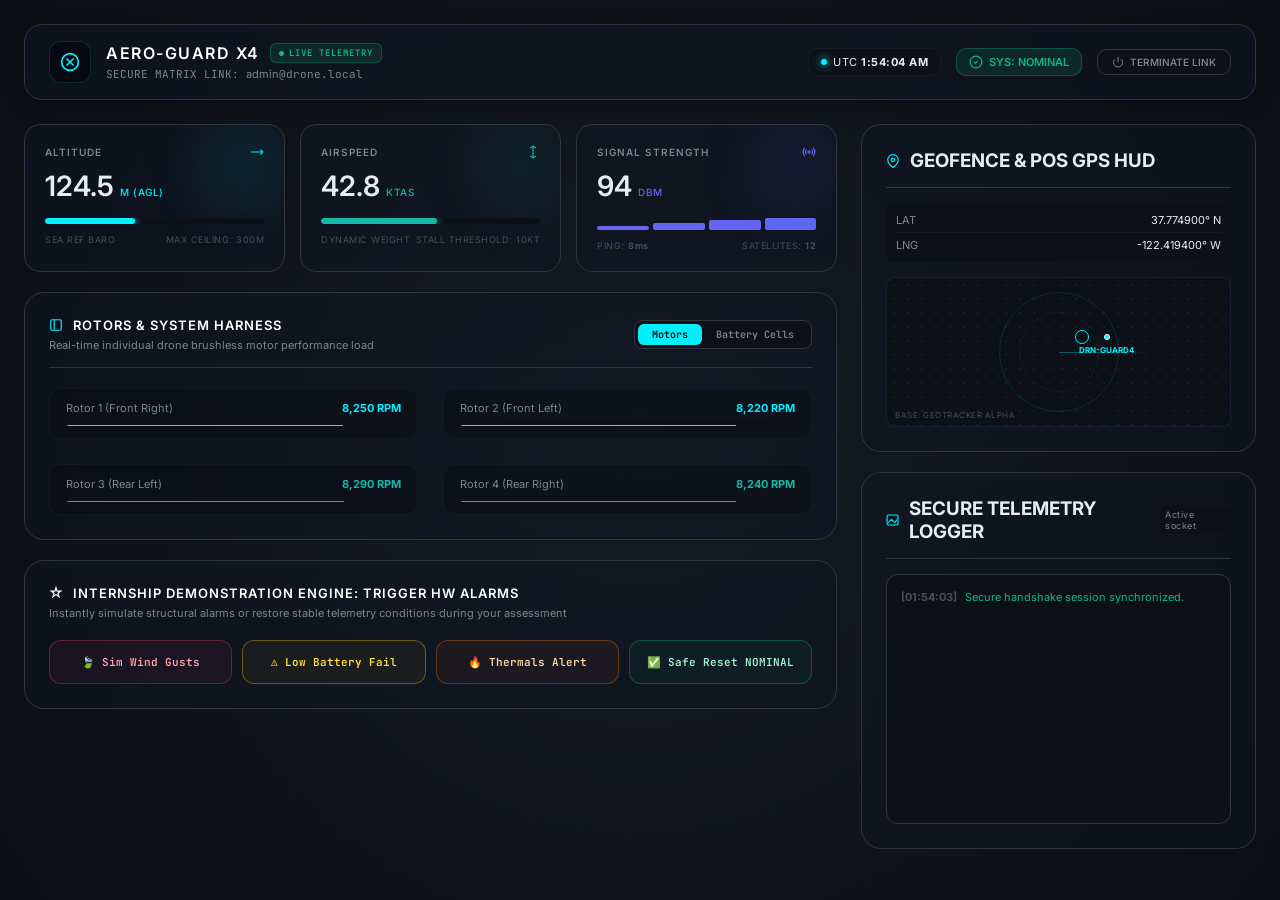
<file: Daily Reports/Day-11/dashboard.html>
<!DOCTYPE html>
<html lang="en">
<head>
    <meta charset="UTF-8">
    <meta name="viewport" content="width=device-width, initial-scale=1.0">
    <title>Aero-Guard Telemetry Matrix Dashboard</title>
    <!-- Link external stylesheets -->
    <link rel="stylesheet" href="style.css">
    <!-- Fonts -->
    <link href="https://fonts.googleapis.com/css2?family=Inter:wght@400;500;600&family=JetBrains+Mono:wght@400;500;700&display=swap" rel="stylesheet">
</head>
<body class="dashboard-page">
    <div class="grid-overlay"></div>

    <div class="dashboard-container relative-z">
        <!-- TOP NAVIGATION CONTROL HUD -->
        <header class="hud-nav animate-fade-in">
            <div class="brand">
                <div class="brand-badge-circle">
                    <svg class="icon-spin text-cyan" xmlns="http://www.w3.org/2000/svg" width="20" height="20" viewBox="0 0 24 24" fill="none" stroke="currentColor" stroke-width="2"><circle cx="12" cy="12" r="10"></circle><path d="m16.2 7.8-8.4 8.4"></path><path d="m16.2 16.2-8.4-8.4"></path></svg>
                </div>
                <div>
                    <div class="flex-row items-center gap-10">
                        <h2>AERO-GUARD X4</h2>
                        <span class="status-pill inline-green pulse-circle animate-pulse" id="livePill">LIVE TELEMETRY</span>
                    </div>
                    <p class="nav-sub">SECURE MATRIX LINK: <span id="operatorUserField">admin</span>@drone.local</p>
                </div>
            </div>

            <!-- Top Controls HUD metrics -->
            <div class="header-hud-metrics">
                <div class="hud-clock font-mono">
                    <span class="amber-glow-dot"></span>
                    <span>UTC <strong id="liveClock">00:00:00</strong></span>
                </div>

                <div class="system-status-indicator status-nominal" id="systemStatusLabel">
                    <svg class="health-icon" xmlns="http://www.w3.org/2000/svg" viewBox="0 0 24 24" fill="none" stroke="currentColor" stroke-width="2"><circle cx="12" cy="12" r="10"></circle><path d="m9 12 2 2 4-4"></path></svg>
                    <span id="systStateText">SYS: NOMINAL</span>
                </div>

                <button type="button" id="btnDisconnect" class="btn-disconnect">
                    <svg xmlns="http://www.w3.org/2000/svg" width="12" height="12" viewBox="0 0 24 24" fill="none" stroke="currentColor" stroke-width="2"><path d="M18.36 6.64a9 9 0 1 1-12.73 0"></path><line x1="12" y1="2" x2="12" y2="12"></line></svg>
                    <span>TERMINATE LINK</span>
                </button>
            </div>
        </header>

        <!-- ACTIVE SYSTEM FAULT DISPLAY BANNER BANNER -->
        <section id="alertBanner" class="alert-banner-hud hidden">
            <svg xmlns="http://www.w3.org/2000/svg" width="18" height="18" viewBox="0 0 24 24" fill="none" stroke="currentColor" stroke-width="2" class="alert-icon bounce-alert"><path d="m21.73 18-8-14a2 2 0 0 0-3.48 0l-8 14A2 2 0 0 0 4 21h16a2 2 0 0 0 1.73-3Z"></path><line x1="12" y1="9" x2="12" y2="13"></line><line x1="12" y1="17" x2="12.01" y2="17"></line></svg>
            <div class="alert-message-content">
                <strong class="alert-title font-mono">SYS ALARMS DETECTED</strong>
                <span id="alertMessageText" class="alert-desc font-mono">WARNING: High winds shear registering at current altitudes.</span>
            </div>
        </section>

        <!-- DASHBOARD GRID LAYOUT SPACE -->
        <main class="dashboard-grid">
            <!-- LEFT PANEL: HEALTH, TELEMETRY, & POWER ENGINE -->
            <div class="col-span-8 space-y-20">
                
                <!-- ROW 1: PRIMARY SYSTEMS SENSOR MATRIX GAUGES -->
                <div class="grid-3 gap-15">
                    <!-- Gauge Card 1: Altitude -->
                    <div class="stat-card">
                        <div class="stat-glow cyan-glow"></div>
                        <div class="stat-header font-mono">
                            <span>ALTITUDE</span>
                            <svg class="text-cyan text-sm-icon" xmlns="http://www.w3.org/2000/svg" viewBox="0 0 24 24" fill="none" stroke="currentColor" stroke-width="2"><polyline points="18 8 22 12 18 16"></polyline><line x1="2" y1="12" x2="22" y2="12"></line></svg>
                        </div>
                        <div class="stat-numeric mt-10">
                            <span id="altValue">124.5</span>
                            <span class="stat-unit text-cyan font-mono">M (AGL)</span>
                        </div>
                        <div class="progress-meter bg-black mt-15">
                            <div class="progress-fill bg-cyan shadow-cyan" id="altFill" style="width: 41%;"></div>
                        </div>
                        <div class="stat-footer-sub font-mono flex-sb mt-10">
                            <span>SEA REF BARO</span>
                            <span>MAX CEILING: 300M</span>
                        </div>
                    </div>

                    <!-- Gauge Card 2: Air Speed -->
                    <div class="stat-card">
                        <div class="stat-glow teal-glow"></div>
                        <div class="stat-header font-mono">
                            <span>AIRSPEED</span>
                            <svg class="text-teal text-sm-icon" xmlns="http://www.w3.org/2000/svg" viewBox="0 0 24 24" fill="none" stroke="currentColor" stroke-width="2"><path d="M12 2v20"></path><path d="m17 5-5-3-5 3"></path><path d="m17 19-5 3-5-3"></path></svg>
                        </div>
                        <div class="stat-numeric mt-10">
                            <span id="speedValue">42.8</span>
                            <span class="stat-unit text-teal font-mono">KTAS</span>
                        </div>
                        <div class="progress-meter bg-black mt-15">
                            <div class="progress-fill bg-teal shadow-teal" id="speedFill" style="width: 53%;"></div>
                        </div>
                        <div class="stat-footer-sub font-mono flex-sb mt-10">
                            <span>DYNAMIC WEIGHT</span>
                            <span>STALL THRESHOLD: 10KT</span>
                        </div>
                    </div>

                    <!-- Gauge Card 3: Link Satellite Strength -->
                    <div class="stat-card">
                        <div class="stat-glow indigo-glow"></div>
                        <div class="stat-header font-mono">
                            <span>SIGNAL STRENGTH</span>
                            <svg class="text-indigo text-sm-icon" xmlns="http://www.w3.org/2000/svg" viewBox="0 0 24 24" fill="none" stroke="currentColor" stroke-width="2"><path d="M4.9 19.1C1 15.2 1 8.8 4.9 4.9"></path><path d="M7.8 16.2c-2.3-2.3-2.3-6.1 0-8.5"></path><circle cx="12" cy="12" r="2"></circle><path d="M16.2 7.8c2.3 2.3 2.3 6.1 0 8.5"></path><path d="M19.1 4.9C23 8.8 23 15.2 19.1 19.1"></path></svg>
                        </div>
                        <div class="stat-numeric mt-10">
                            <span id="signalValue">94</span>
                            <span class="stat-unit text-indigo font-mono">DBM</span>
                        </div>
                        <div class="signal-visualizer-bars mt-15">
                            <div class="sig-bar active" style="height: 30%"></div>
                            <div class="sig-bar active" style="height: 55%"></div>
                            <div class="sig-bar active" style="height: 80%"></div>
                            <div class="sig-bar active" id="sigBar4" style="height: 100%"></div>
                        </div>
                        <div class="stat-footer-sub font-mono flex-sb mt-10">
                            <span>PING: <strong id="pingText">8ms</strong></span>
                            <span>SATELLITES: <strong id="satText">12</strong></span>
                        </div>
                    </div>
                </div>

                <!-- DIAGNOSTIC GRAPHICS GRID (MOTORS AND CELL MATRIX) -->
                <div class="grid-card">
                    <div class="grid-card-nav tab-headers border-bottom flex-sb items-center pb-15 mb-20">
                        <div>
                            <h3 class="flex-row items-center gap-10">
                                <svg class="text-cyan text-sm-icon" xmlns="http://www.w3.org/2000/svg" viewBox="0 0 24 24" fill="none" stroke="currentColor" stroke-width="2"><rect x="3" y="3" width="18" height="18" rx="2" ry="2"></rect><line x1="9" y1="3" x2="9" y2="21"></line></svg>
                                ROTORS & SYSTEM HARNESS
                            </h3>
                            <p class="tab-sub">Real-time individual drone brushless motor performance load</p>
                        </div>
                        <div class="tab-button-group border rounded">
                            <button type="button" id="tabMotorsBtn" class="tab-btn active">Motors</button>
                            <button type="button" id="tabBatteryBtn" class="tab-btn">Battery Cells</button>
                        </div>
                    </div>

                    <!-- MOTORS DIAGNOSTICS VIEW PANEL (ACTIVE BY DEFAULT) -->
                    <div id="motorsHealthView" class="tab-content-panel grid-2 gap-25">
                        <div class="rotor-row-element">
                            <div class="flex-sb text-xs-font mb-5">
                                <span class="label-muted">Rotor 1 (Front Right)</span>
                                <span class="v-highlight text-cyan" id="r1Val">8,250 RPM</span>
                            </div>
                            <div class="progress-meter fill-dark-slate pt-5">
                                <div class="progress-fill bg-cyan animate-transition" id="r1Fill" style="width: 82.5%;"></div>
                            </div>
                        </div>

                        <div class="rotor-row-element">
                            <div class="flex-sb text-xs-font mb-5">
                                <span class="label-muted">Rotor 2 (Front Left)</span>
                                <span class="v-highlight text-cyan" id="r2Val">8,220 RPM</span>
                            </div>
                            <div class="progress-meter fill-dark-slate pt-5">
                                <div class="progress-fill bg-cyan animate-transition" id="r2Fill" style="width: 82.2%;"></div>
                            </div>
                        </div>

                        <div class="rotor-row-element">
                            <div class="flex-sb text-xs-font mb-5">
                                <span class="label-muted">Rotor 3 (Rear Left)</span>
                                <span class="v-highlight text-teal" id="r3Val">8,290 RPM</span>
                            </div>
                            <div class="progress-meter fill-dark-slate pt-5">
                                <div class="progress-fill bg-teal animate-transition" id="r3Fill" style="width: 82.9%;"></div>
                            </div>
                        </div>

                        <div class="rotor-row-element">
                            <div class="flex-sb text-xs-font mb-5">
                                <span class="label-muted">Rotor 4 (Rear Right)</span>
                                <span class="v-highlight text-teal" id="r4Val">8,240 RPM</span>
                            </div>
                            <div class="progress-meter fill-dark-slate pt-5">
                                <div class="progress-fill bg-teal animate-transition" id="r4Fill" style="width: 82.4%;"></div>
                            </div>
                        </div>
                    </div>

                    <!-- BATTERY CELLS SUBTAB PANEL (CLOSED BY DEFAULT) -->
                    <div id="batteryHealthView" class="tab-content-panel hidden">
                        <div class="grid-3 gap-15 mb-20 text-center font-mono">
                            <div class="diagnostic-pill">
                                <span class="sub-small block text-slate font-bold">BATTERY TEMP</span>
                                <strong class="text-white title-medium" id="batTemp">34.2 °C</strong>
                            </div>
                            <div class="diagnostic-pill">
                                <span class="sub-small block text-slate font-bold">PACK VOLTAGE</span>
                                <strong class="text-white title-medium" id="batVolt">16.70 V</strong>
                            </div>
                            <div class="diagnostic-pill">
                                <span class="sub-small block text-slate font-bold">CURRENT LOAD</span>
                                <strong class="text-green title-medium" id="batAmp">-4.2 A</strong>
                            </div>
                        </div>

                        <div class="cells-matrix-hud font-mono">
                            <span class="label-sec uppercase text-xs-font font-bold">CELL VOLTAGE RECOGNITION MATRIX</span>
                            <div class="grid-4 gap-10 mt-10">
                                <div class="cell-unit py-10 rounded">
                                    <span class="cell-label block text-muted pb-5">CELL 1</span>
                                    <strong class="cell-value text-white text-md-font">4.18V</strong>
                                </div>
                                <div class="cell-unit py-10 rounded">
                                    <span class="cell-label block text-muted pb-5">CELL 2</span>
                                    <strong class="cell-value text-white text-md-font">4.17V</strong>
                                </div>
                                <div class="cell-unit py-10 rounded">
                                    <span class="cell-label block text-muted pb-5">CELL 3</span>
                                    <strong class="cell-value text-white text-md-font">4.19V</strong>
                                </div>
                                <div class="cell-unit py-10 rounded">
                                    <span class="cell-label block text-muted pb-5">CELL 4</span>
                                    <strong class="cell-value text-white text-md-font">4.18V</strong>
                                </div>
                            </div>
                        </div>
                    </div>
                </div>

                <!-- DOWNWARDS CONTROL ACTION HUB PANEL - HAZARDS SIMULATION SYSTEM -->
                <div class="grid-card">
                    <div class="grid-card-nav pb-10">
                        <h3 class="flex-row items-center gap-10">
                            <svg class="text-amber text-sm-icon" xmlns="http://www.w3.org/2000/svg" viewBox="0 0 24 24" fill="none" stroke="currentColor" stroke-width="2"><path d="m12 3-1.912 5.886H3.82l4.91 3.568L6.817 18.34 12 14.772l5.183 3.568-1.913-5.886 4.91-3.568h-6.268L12 3z"></path></svg>
                            INTERNSHIP DEMONSTRATION ENGINE: TRIGGER HW ALARMS
                        </h3>
                        <p class="tab-sub">Instantly simulate structural alarms or restore stable telemetry conditions during your assessment</p>
                    </div>

                    <div class="grid-4 gap-10 mt-20">
                        <button type="button" id="btnSimWind" class="btn-terminal-action border-rose bg-rose-trans">
                            🍃 Sim Wind Gusts
                        </button>
                        <button type="button" id="btnSimLowBat" class="btn-terminal-action border-amber bg-amber-trans">
                            ⚠️ Low Battery Fail
                        </button>
                        <button type="button" id="btnSimOverheat" class="btn-terminal-action border-orange bg-orange-trans">
                            🔥 Thermals Alert
                        </button>
                        <button type="button" id="btnSimNominal" class="btn-terminal-action border-green bg-green-trans">
                            ✅ Safe Reset NOMINAL
                        </button>
                    </div>
                </div>
            </div>

            <!-- RIGHT PANEL: NAVIGATION radar map & Handshake activity terminals (4/12 cols) -->
            <div class="col-span-4 space-y-20">
                
                <!-- GEOFENCE RADAR HUD MAP CARD -->
                <div class="grid-card flex-col">
                    <h3 class="flex-row items-center gap-10 border-bottom pb-15 mb-15">
                        <svg class="text-cyan text-sm-icon" xmlns="http://www.w3.org/2000/svg" viewBox="0 0 24 24" fill="none" stroke="currentColor" stroke-width="2"><path d="M21 10c0 7-9 13-9 13s-9-6-9-13a9 9 0 0 1 18 0z"></path><circle cx="12" cy="10" r="3"></circle></svg>
                        GEOFENCE & POS GPS HUD
                    </h3>

                    <div class="gps-coords-view font-mono text-xs-font px-10 py-10 mb-15 rounded bg-black">
                        <div class="flex-sb border-bottom-sub pb-5 mb-5 select-text">
                            <span class="label-muted text-slate">LAT</span>
                            <span id="latCoords" class="text-gray flex-grow text-right">37.774900° N</span>
                        </div>
                        <div class="flex-sb select-text">
                            <span class="label-muted text-slate">LNG</span>
                            <span id="lngCoords" class="text-gray flex-grow text-right">-122.419400° W</span>
                        </div>
                    </div>

                    <!-- Visual radar stage container -->
                    <div class="radar-container bg-black rounded relative h-150-px overflow-hidden">
                        <div class="radar-grid-bg blur-micro"></div>
                        
                        <!-- Concentric circles -->
                        <div class="radar-circle-md border-cyan"></div>
                        <div class="radar-circle-sm border-cyan-dim"></div>
                        <div class="radar-circle-xs border-cyan-dim"></div>

                        <!-- Sweep radial line -->
                        <div class="radar-blade-radial" id="radarSweep"></div>

                        <!-- Quad Target Dot flashing -->
                        <div class="target-node-block" style="left: 56%; top: 38%"><span class="ping-circle border-cyan"></span><span class="target-center-dot bg-cyan"></span><span class="node-label-txt font-mono text-cyan block pt-5">DRN-GUARD4</span></div>

                        <span class="radar-corner-indicator font-mono mt-5">BASE: GEOTRACKER ALPHA</span>
                    </div>
                </div>

                <!-- LOG HANDSHAKE ACTIVITY FILE LOGS (Terminal Output style) -->
                <div class="grid-card flex-col flex-grow">
                    <div class="border-bottom flex-sb items-center pb-15 mb-15">
                        <h3 class="flex-row items-center gap-10">
                            <svg class="text-cyan text-sm-icon" xmlns="http://www.w3.org/2000/svg" viewBox="0 0 24 24" fill="none" stroke="currentColor" stroke-width="2"><polyline points="4 17 10 11 16 17 20 11"></polyline><rect x="2" y="3" width="20" height="18" rx="2" ry="2"></rect></svg>
                            SECURE TELEMETRY LOGGER
                        </h3>
                        <span class="status-box-label font-mono uppercase bg-black px-10 rounded font-bold">Active socket</span>
                    </div>

                    <!-- Scroll logging viewport container -->
                    <div class="scrolling-terminal font-mono" id="scrollingLogsSection">
                        <!-- Instantiated standard logs from JS -->
                    </div>
                </div>
            </div>
        </main>
    </div>

    <!-- Integrate script logic -->
    <script src="script.js"></script>
</body>
</html>
</file>
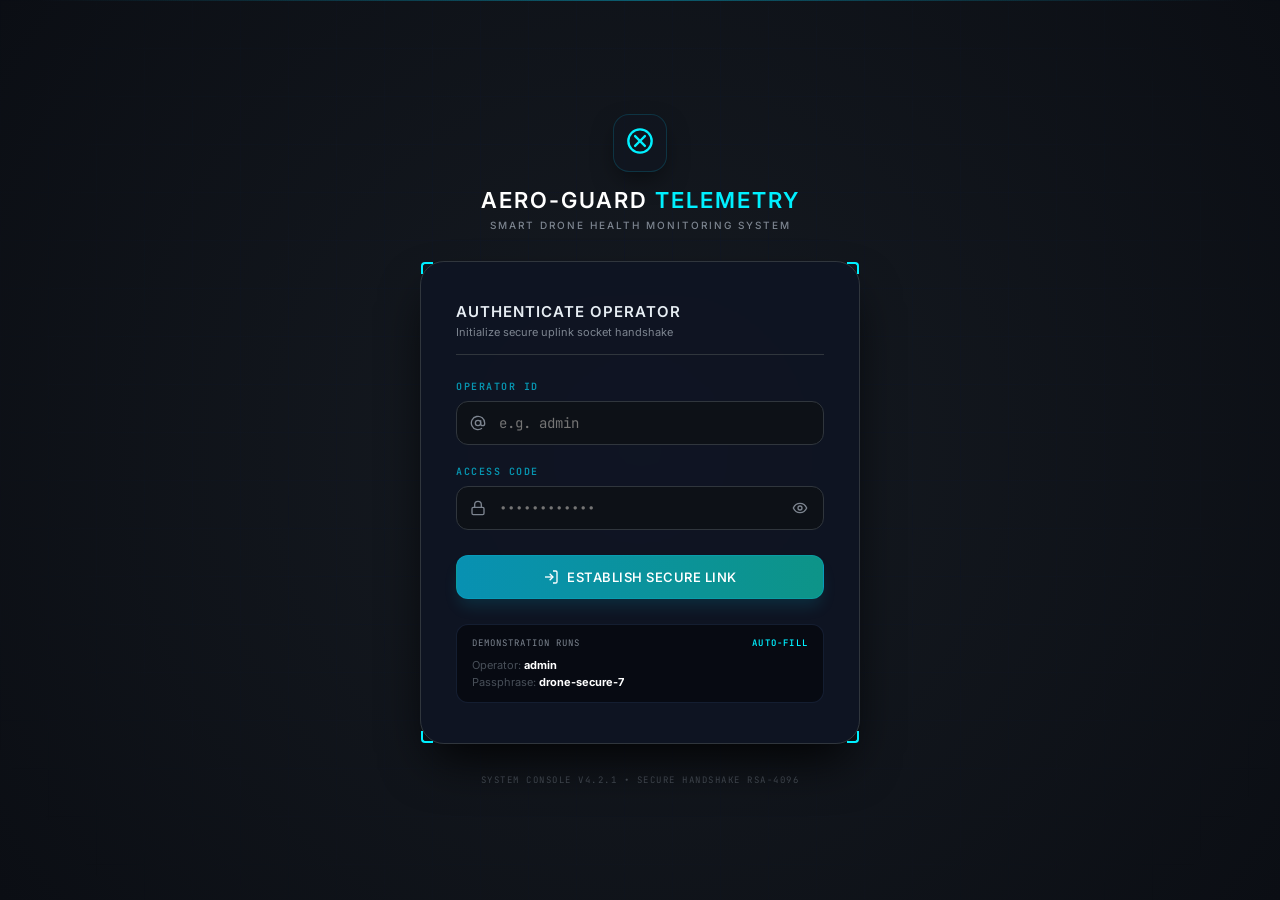
<file: Daily Reports/Day-11/login.html>
<!DOCTYPE html>
<html lang="en">
<head>
    <meta charset="UTF-8">
    <meta name="viewport" content="width=device-width, initial-scale=1.0">
    <title>Uplink Portal - Aero-Guard Drone Console</title>
    <!-- Linking external CSS stylesheet -->
    <link rel="stylesheet" href="style.css">
    <!-- Google Fonts for elite futuristic typography -->
    <link href="https://fonts.googleapis.com/css2?family=Inter:wght@400;500;650&family=JetBrains+Mono:wght@400;500;700&display=swap" rel="stylesheet">
</head>
<body class="login-page">
    <!-- Matrix grid background element -->
    <div class="grid-overlay"></div>
    <div class="glow-pulse"></div>

    <div class="container relative-z">
        <!-- Brand Header Section -->
        <header class="main-header">
            <div class="brand-icon-box">
                <svg xmlns="http://www.w3.org/2000/svg" width="28" height="28" viewBox="0 0 24 24" fill="none" stroke="currentColor" stroke-width="2" stroke-linecap="round" stroke-linejoin="round" class="icon-spin text-cyan"><circle cx="12" cy="12" r="10"></circle><path d="M16.2 7.8 12 12l-4.2 4.2"></path><path d="m16.2 16.2-8.4-8.4"></path></svg>
            </div>
            <h1>AERO-GUARD <span class="text-cyan">TELEMETRY</span></h1>
            <p class="subtitle">SMART DRONE HEALTH MONITORING SYSTEM</p>
        </header>

        <!-- Dynamic Login card component -->
        <main class="login-card">
            <!-- Retro terminal style targeting brackets -->
            <div class="corner-bracket top-left"></div>
            <div class="corner-bracket top-right"></div>
            <div class="corner-bracket bottom-left"></div>
            <div class="corner-bracket bottom-right"></div>

            <div class="card-header">
                <h2>AUTHENTICATE OPERATOR</h2>
                <p>Initialize secure uplink socket handshake</p>
            </div>

            <!-- Intercept login submit to perform validation -->
            <form id="loginForm" class="login-form">
                <div class="form-group">
                    <label for="username">OPERATOR ID</label>
                    <div class="input-container">
                        <svg class="input-icon" xmlns="http://www.w3.org/2000/svg" viewBox="0 0 24 24" fill="none" stroke="currentColor" stroke-width="2"><circle cx="12" cy="12" r="4"></circle><path d="M16 8v5a3 3 0 0 0 6 0v-1a10 10 0 1 0-4 8"></path></svg>
                        <input type="text" id="username" name="username" placeholder="e.g. admin" required autocomplete="username">
                    </div>
                </div>

                <div class="form-group">
                    <label for="password">ACCESS CODE</label>
                    <div class="input-container">
                        <svg class="input-icon" xmlns="http://www.w3.org/2000/svg" viewBox="0 0 24 24" fill="none" stroke="currentColor" stroke-width="2"><rect x="3" y="11" width="18" height="11" rx="2" ry="2"></rect><path d="M7 11V7a5 5 0 0 1 10 0v4"></path></svg>
                        <input type="password" id="password" name="password" placeholder="••••••••••••" required autocomplete="current-password">
                        <button type="button" id="btnTogglePassword" class="btn-toggle-eye">
                            <!-- Toggle Eye icon -->
                            <svg id="eyeOpen" xmlns="http://www.w3.org/2000/svg" width="16" height="16" viewBox="0 0 24 24" fill="none" stroke="currentColor" stroke-width="2"><path d="M2 12s3-7 10-7 10 7 10 7-3 7-10 7-10-7-10-7Z"></path><circle cx="12" cy="12" r="3"></circle></svg>
                            <svg id="eyeClosed" class="hidden" xmlns="http://www.w3.org/2000/svg" width="16" height="16" viewBox="0 0 24 24" fill="none" stroke="currentColor" stroke-width="2"><path d="M9.88 9.88a3 3 0 1 0 4.24 4.24"></path><path d="M10.73 5.08A10.43 10.43 0 0 1 12 5c7 0 10 7 10 7a13.16 13.16 0 0 1-1.67 2.68"></path><path d="M6.61 6.61A13.52 13.52 0 0 0 2 12s3 7 10 7a9.74 9.74 0 0 0 5.39-1.61"></path><line x1="2" y1="2" x2="22" y2="22"></line></svg>
                        </button>
                    </div>
                </div>

                <!-- Custom inline dynamic warning notifications container -->
                <div id="errorNotification" class="error-box hidden">
                    <svg xmlns="http://www.w3.org/2000/svg" width="16" height="16" viewBox="0 0 24 24" fill="none" stroke="currentColor" stroke-width="2" class="text-rose"><path d="m21.73 18-8-14a2 2 0 0 0-3.48 0l-8 14A2 2 0 0 0 4 21h16a2 2 0 0 0 1.73-3Z"></path><line x1="12" y1="9" x2="12" y2="13"></line><line x1="12" y1="17" x2="12.01" y2="17"></line></svg>
                    <span id="errorMessage">Invalid Operator credentials.</span>
                </div>

                <div class="submit-action">
                    <button type="submit" id="btnLogin" class="btn-primary">
                        <svg xmlns="http://www.w3.org/2000/svg" width="16" height="16" viewBox="0 0 24 24" fill="none" stroke="currentColor" stroke-width="2"><path d="M15 3h4a2 2 0 0 1 2 2v14a2 2 0 0 1-2 2h-4"></path><polyline points="10 17 15 12 10 7"></polyline><line x1="15" y1="12" x2="3" y2="12"></line></svg>
                        <span>ESTABLISH SECURE LINK</span>
                    </button>
                </div>
            </form>

            <!-- Demonstration Auto-fill card helpful reminder -->
            <div class="demo-badge">
                <div class="demo-header">
                    <span>DEMONSTRATION RUNS</span>
                    <button type="button" id="btnAutoFill" class="autofill-trigger">Auto-Fill</button>
                </div>
                <div class="demo-credentials flex-col">
                    <div><span>Operator:</span> <strong class="text-white">admin</strong></div>
                    <div><span>Passphrase:</span> <strong class="text-white">drone-secure-7</strong></div>
                </div>
            </div>
        </main>

        <footer class="portal-footer">
            SYSTEM CONSOLE V4.2.1 • SECURE HANDSHAKE RSA-4096
        </footer>
    </div>

    <!-- Script source linking -->
    <script src="script.js"></script>
</body>
</html>
</file>
<file: Daily Reports/Day-11/style.css>
/* ==========================================================================
   Aero-Guard System Style sheets
   Theme: High-fidelity Cybernetic Dark Slate
   ========================================================================== */

/* Design Variables Configuration */
:root {
    --bg-page: #0B0E14;
    --bg-card: #161B22;
    --bg-input: #0D1117;
    --border-color: #30363D;
    --border-color-focus: #00F0FF;
    --text-primary: #E6EDF3;
    --text-secondary: #7D8590;
    --text-muted: #484F58;
    
    /* Neon Status Colors */
    --color-cyan: #00F0FF;
    --color-cyan-dim: rgba(0, 240, 255, 0.12);
    --color-teal: #14b8a6;
    --color-teal-dim: rgba(20, 184, 166, 0.12);
    --color-indigo: #6366f1;
    --color-indigo-dim: rgba(99, 102, 241, 0.12);
    --color-amber: #f59e0b;
    --color-amber-dim: rgba(245, 158, 11, 0.12);
    --color-rose: #FF4444;
    --color-rose-dim: rgba(255, 68, 68, 0.12);
    --color-green: #10b981;
    --color-green-dim: rgba(16, 185, 129, 0.12);
    --color-orange: #f97316;
    --color-orange-dim: rgba(249, 115, 22, 0.12);
}

/* Reset and Core Elements */
* {
    margin: 0;
    padding: 0;
    box-sizing: border-box;
    font-family: 'Inter', sans-serif;
}

body {
    background-color: var(--bg-page);
    background-image: radial-gradient(circle at 50% 50%, #161B22 0%, #0B0E14 100%);
    color: var(--text-primary);
    min-height: 100vh;
    display: flex;
    flex-direction: column;
    overflow-x: hidden;
    position: relative;
    user-select: none;
}

/* Base Utility Alignments */
.relative-z {
    position: relative;
    z-index: 10;
}

.text-cyan { color: var(--color-cyan) !important; }
.text-teal { color: var(--color-teal) !important; }
.text-indigo { color: var(--color-indigo) !important; }
.text-green { color: var(--color-green) !important; }
.text-white { color: #ffffff !important; }
.text-slate { color: var(--text-secondary) !important; }
.text-rose { color: var(--color-rose) !important; }
.hidden { display: none !important; }
.block { display: block !important; }
.flex-sb { display: flex; justify-content: space-between; }
.flex-row { display: flex; flex-direction: row; }
.flex-col { display: flex; flex-direction: column; }
.items-center { align-items: center; }
.mt-5 { margin-top: 5px; }
.mt-10 { margin-top: 10px; }
.mt-15 { margin-top: 15px; }
.mt-20 { margin-top: 20px; }
.mb-5 { margin-bottom: 5px; }
.mb-15 { margin-bottom: 15px; }
.mb-20 { margin-bottom: 20px; }
.pb-5 { padding-bottom: 5px; }
.pb-15 { padding-bottom: 15px; }
.pt-5 { padding-top: 5px; }
.py-10 { padding-top: 10px; padding-bottom: 10px; }
.px-10 { padding-left: 10px; padding-right: 10px; }
.rounded { border-radius: 8px; }
.bg-black { background-color: var(--bg-input) !important; }
.gap-10 { gap: 10px; }
.gap-15 { gap: 15px; }
.gap-25 { gap: 25px; }
.text-center { text-align: center; }

/* Grid Background & Ambient Lighting */
.grid-overlay {
    position: absolute;
    inset: 0;
    background-image: 
        linear-gradient(to right, rgba(15, 23, 42, 0.49) 1px, transparent 1px),
        linear-gradient(to bottom, rgba(15, 23, 42, 0.49) 1px, transparent 1px);
    background-size: 3rem 3rem;
    pointer-events: none;
    z-index: 1;
    mask-image: radial-gradient(circle at 50% 40%, black, transparent 90%);
    -webkit-mask-image: radial-gradient(circle at 50% 40%, black, transparent 90%);
}

.glow-pulse {
    position: absolute;
    top: 0;
    left: 50%;
    transform: translateX(-50%);
    width: 100%;
    max-width: 1200px;
    height: 1px;
    background: linear-gradient(to right, transparent, rgba(6, 182, 212, 0.45) 50%, transparent);
    pointer-events: none;
    z-index: 2;
}

/* ==================== LOGIN VIEWPORT ==================== */
.login-page {
    justify-content: center;
    align-items: center;
    padding: 30px 15px;
}

.container {
    width: 100%;
    max-width: 440px;
    display: flex;
    flex-direction: column;
}

/* Headings and Titles */
.main-header {
    text-align: center;
    margin-bottom: 30px;
}

.brand-icon-box {
    display: inline-block;
    padding: 12px;
    background: var(--bg-card);
    border: 1px solid var(--border-color);
    border-radius: 16px;
    margin-bottom: 15px;
    box-shadow: 0 10px 25px -5px rgba(0, 0, 0, 0.5);
    background: rgba(15, 21, 36, 0.4);
    border-color: rgba(6, 182, 212, 0.2);
}

.main-header h1 {
    font-size: 22px;
    font-weight: 600;
    letter-spacing: 2px;
    color: #ffffff;
}

.main-header .subtitle {
    font-size: 10px;
    font-weight: 500;
    letter-spacing: 2px;
    margin-top: 6px;
    color: var(--text-secondary);
}

/* Custom Tactical Login Form Card */
.login-card {
    background: rgba(15, 21, 36, 0.85);
    backdrop-filter: blur(16px);
    -webkit-backdrop-filter: blur(16px);
    border: 1px solid var(--border-color);
    border-radius: 24px;
    padding: 40px 35px;
    position: relative;
    box-shadow: 0 25px 50px -12px rgba(0, 0, 0, 0.9);
}

/* Technical Corner brackets placement */
.corner-bracket {
    position: absolute;
    width: 12px;
    height: 12px;
}
.corner-bracket.top-left { top: 0; left: 0; border-top: 2px solid var(--color-cyan); border-left: 2px solid var(--color-cyan); border-top-left-radius: 4px; }
.corner-bracket.top-right { top: 0; right: 0; border-top: 2px solid var(--color-cyan); border-right: 2px solid var(--color-cyan); border-top-right-radius: 4px; }
.corner-bracket.bottom-left { bottom: 0; left: 0; border-bottom: 2px solid var(--color-cyan); border-left: 2px solid var(--color-cyan); border-bottom-left-radius: 4px; }
.corner-bracket.bottom-right { bottom: 0; right: 0; border-bottom: 2px solid var(--color-cyan); border-right: 2px solid var(--color-cyan); border-bottom-right-radius: 4px; }

.card-header {
    margin-bottom: 25px;
    border-bottom: 1px solid var(--border-color);
    padding-bottom: 15px;
}

.card-header h2 {
    font-size: 15px;
    font-weight: 600;
    letter-spacing: 1px;
    color: var(--text-primary);
}

.card-header p {
    font-size: 11px;
    color: var(--text-secondary);
    margin-top: 4px;
}

/* Fields & Input groups */
.form-group {
    margin-bottom: 20px;
}

.form-group label {
    display: block;
    font-size: 10px;
    font-family: 'JetBrains Mono', monospace;
    font-weight: 600;
    letter-spacing: 1.5px;
    color: rgba(6, 182, 212, 0.8);
    margin-bottom: 8px;
}

.input-container {
    position: relative;
}

.input-container input {
    width: 100%;
    background-color: var(--bg-input);
    border: 1px solid var(--border-color);
    border-radius: 12px;
    padding: 12px 15px 12px 42px;
    color: #ffffff;
    font-size: 14px;
    outline: none;
    transition: all 0.2s ease;
    font-family: 'JetBrains Mono', monospace;
}

.input-container input:focus {
    border-color: var(--border-color-focus);
    box-shadow: 0 0 10px rgba(6, 182, 212, 0.15);
}

.input-icon {
    position: absolute;
    left: 14px;
    top: 50%;
    transform: translateY(-50%);
    width: 16px;
    height: 16px;
    color: var(--text-secondary);
    pointer-events: none;
}

.btn-toggle-eye {
    position: absolute;
    right: 14px;
    top: 50%;
    transform: translateY(-50%);
    background: none;
    border: none;
    color: var(--text-secondary);
    cursor: pointer;
    display: flex;
    align-items: center;
    padding: 2px;
}

.btn-toggle-eye:hover {
    color: #ffffff;
}

/* Error warning display panel */
.error-box {
    margin-top: 15px;
    padding: 12px;
    background-color: var(--color-rose-dim);
    border: 1px solid rgba(244, 63, 94, 0.3);
    border-radius: 12px;
    display: flex;
    align-items: flex-start;
    gap: 10px;
}

.error-box span {
    font-size: 11px;
    color: #fecdd3;
    line-height: 1.4;
}

/* Primary Action Buttons */
.submit-action {
    margin-top: 25px;
}

.btn-primary {
    width: 100%;
    background: linear-gradient(to right, #0891b2, #0d9488);
    color: #ffffff;
    border: 1px solid rgba(6, 182, 212, 0.3);
    border-radius: 12px;
    padding: 13px;
    font-size: 13px;
    font-weight: 550;
    cursor: pointer;
    transition: all 0.2s ease;
    display: flex;
    justify-content: center;
    align-items: center;
    gap: 8px;
    letter-spacing: 0.5px;
    box-shadow: 0 10px 15px -3px rgba(6, 182, 212, 0.15);
}

.btn-primary:hover {
    background: linear-gradient(to right, #06b6d4, #14b8a6);
    box-shadow: 0 10px 20px -3px rgba(6, 182, 212, 0.25);
    transform: translateY(-1px);
}

.btn-primary:active {
    transform: scale(0.99);
}

/* Demonstration help elements styling */
.demo-badge {
    margin-top: 25px;
    background: rgba(4, 6, 11, 0.61);
    border: 1px solid rgba(26, 35, 58, 0.8);
    border-radius: 12px;
    padding: 12px 15px;
}

.demo-header {
    display: flex;
    justify-content: space-between;
    align-items: center;
    margin-bottom: 8px;
}

.demo-header span {
    font-size: 9px;
    font-family: 'JetBrains Mono', monospace;
    color: var(--text-secondary);
    letter-spacing: 1px;
}

.autofill-trigger {
    background: none;
    border: none;
    color: var(--color-cyan);
    font-size: 9px;
    font-family: 'JetBrains Mono', monospace;
    font-weight: 600;
    cursor: pointer;
    letter-spacing: 1.2px;
    text-transform: uppercase;
}

.autofill-trigger:hover {
    color: #22d3ee;
    text-decoration: underline;
}

.demo-credentials {
    font-family: 'JetBrains Mono', monospace;
    font-size: 11px;
    color: var(--text-secondary);
    line-height: 1.5;
}

.demo-credentials span {
    color: var(--text-muted);
}

.portal-footer {
    text-align: center;
    margin-top: 30px;
    font-family: 'JetBrains Mono', monospace;
    font-size: 9px;
    color: var(--text-muted);
    letter-spacing: 1.5px;
}


/* ==================== DASHBOARD VIEWPORT ==================== */
.dashboard-page {
    padding: 24px;
    background-color: var(--bg-page);
}

.dashboard-container {
    width: 100%;
    max-width: 1280px;
    margin: 0 auto;
}

/* Dynamic header bar styles */
.hud-nav {
    display: flex;
    justify-content: space-between;
    align-items: center;
    background: rgba(15, 21, 36, 0.6);
    backdrop-filter: blur(12px);
    -webkit-backdrop-filter: blur(12px);
    border: 1px solid var(--border-color);
    border-radius: 18px;
    padding: 16px 24px;
    margin-bottom: 24px;
    box-shadow: 0 4px 20px rgba(0, 0, 0, 0.3);
}

.brand {
    display: flex;
    align-items: center;
    gap: 15px;
}

.brand-badge-circle {
    padding: 10px;
    background: rgba(4, 6, 11, 0.6);
    border: 1px solid rgba(6, 182, 212, 0.2);
    border-radius: 12px;
    display: flex;
    align-items: center;
}

.brand h2 {
    font-size: 16px;
    font-weight: 600;
    letter-spacing: 1.5px;
    color: #ffffff;
}

.nav-sub {
    font-size: 11px;
    font-family: 'JetBrains Mono', monospace;
    color: var(--text-secondary);
    margin-top: 4px;
}

.status-pill {
    font-size: 9px;
    font-family: 'JetBrains Mono', monospace;
    letter-spacing: 1px;
    padding: 3px 8px;
    border-radius: 6px;
    font-weight: 600;
    display: inline-flex;
    align-items: center;
    gap: 5px;
}

.inline-green {
    background: var(--color-green-dim);
    border: 1px solid rgba(16, 185, 129, 0.3);
    color: var(--color-green);
}

.pulse-circle::before {
    content: '';
    width: 5px;
    height: 5px;
    background-color: currentColor;
    border-radius: 55px;
    display: inline-block;
}

/* Nav HUD controls on right hand */
.header-hud-metrics {
    display: flex;
    align-items: center;
    gap: 15px;
}

.hud-clock {
    background-color: var(--bg-input);
    border: 1px solid rgba(26, 35, 58, 0.6);
    border-radius: 10px;
    padding: 6px 12px;
    font-size: 11px;
    color: var(--text-primary);
    letter-spacing: 0.5px;
    display: flex;
    align-items: center;
    gap: 6px;
}

.amber-glow-dot {
    width: 6px;
    height: 6px;
    background-color: var(--color-cyan);
    border-radius: 50%;
    box-shadow: 0 0 8px var(--color-cyan);
}

.system-status-indicator {
    display: flex;
    align-items: center;
    gap: 6px;
    font-family: 'JetBrains Mono', monospace;
    font-size: 11px;
    font-weight: 600;
    padding: 6px 12px;
    border-radius: 10px;
    border-width: 1px;
    border-style: solid;
}

.health-icon {
    width: 14px;
    height: 14px;
}

.status-nominal {
    background: var(--color-green-dim);
    border-color: rgba(16, 185, 129, 0.3);
    color: var(--color-green);
}

.status-warning {
    background: var(--color-amber-dim);
    border-color: rgba(245, 158, 11, 0.3);
    color: var(--color-amber);
    animation: alert-flash 1.5s infinite;
}

.status-critical {
    background: var(--color-rose-dim);
    border-color: rgba(244, 63, 94, 0.4);
    color: var(--color-rose);
    animation: alert-flash-intense 1s infinite;
}

.btn-disconnect {
    background: var(--bg-input);
    border: 1px solid var(--border-color);
    color: var(--text-secondary);
    font-family: 'JetBrains Mono', monospace;
    font-weight: 550;
    font-size: 10px;
    padding: 6px 14px;
    border-radius: 10px;
    cursor: pointer;
    display: flex;
    align-items: center;
    gap: 6px;
    transition: all 0.2s ease;
}

.btn-disconnect:hover {
    border-color: rgba(244, 63, 94, 0.4);
    color: var(--color-rose);
    background-color: rgba(244, 63, 94, 0.05);
}

/* ==================== ACTIVE ALERTS HUD BANNER ==================== */
.alert-banner-hud {
    background: rgba(245, 158, 11, 0.1);
    border: 1px solid rgba(245, 158, 11, 0.3);
    border-radius: 15px;
    padding: 14px 20px;
    margin-bottom: 24px;
    display: flex;
    align-items: center;
    gap: 15px;
    animation: slide-down 0.3s ease-out;
}

.alert-icon {
    flex-shrink: 0;
    color: var(--color-amber);
}

.alert-message-content {
    display: flex;
    flex-direction: column;
    gap: 2px;
}

.alert-title {
    font-size: 11px;
    font-weight: 700;
    color: var(--color-amber);
    letter-spacing: 1px;
}

.alert-desc {
    font-size: 11px;
    color: #fed7aa;
}


/* ==================== PANEL GRIDS & CARD SYSTEMS ==================== */
.dashboard-grid {
    display: grid;
    grid-template-columns: repeat(12, 1fr);
    gap: 24px;
}

.col-span-8 { grid-column: span 8; }
.col-span-4 { grid-column: span 4; }

.space-y-20 > * + * {
    margin-top: 20px;
}

/* Base Stat Panel card grids */
.grid-3 {
    display: grid;
    grid-template-columns: repeat(3, 1fr);
}

.grid-2 {
    display: grid;
    grid-template-columns: repeat(2, 1fr);
}

.grid-4 {
    display: grid;
    grid-template-columns: repeat(4, 1fr);
}

.stat-card {
    background: rgba(15, 21, 36, 0.5);
    border: 1px solid var(--border-color);
    border-radius: 16px;
    padding: 20px;
    position: relative;
    overflow: hidden;
}

.stat-glow {
    position: absolute;
    top: 0;
    right: 0;
    width: 80px;
    height: 80px;
    border-radius: 50%;
    filter: blur(35px);
    pointer-events: none;
    opacity: 0.15;
}

.cyan-glow { background: var(--color-cyan); }
.teal-glow { background: var(--color-teal); }
.indigo-glow { background: var(--color-indigo); }

.stat-header {
    display: flex;
    justify-content: space-between;
    align-items: center;
    font-size: 10px;
    color: var(--text-secondary);
    letter-spacing: 1px;
    font-weight: 600;
}

.text-sm-icon {
    width: 14px;
    height: 14px;
}

.stat-numeric {
    display: flex;
    align-items: baseline;
    gap: 6px;
    font-size: 28px;
    font-weight: 600;
}

.stat-unit {
    font-size: 10px;
    font-weight: 500;
    letter-spacing: 0.5px;
}

/* Dynamic Gauge progress meters */
.progress-meter {
    width: 100%;
    height: 6px;
    border-radius: 50px;
    position: relative;
    overflow: hidden;
}

.progress-fill {
    height: 100%;
    border-radius: 50px;
    width: 0%;
}

.bg-cyan { background-color: var(--color-cyan); }
.bg-teal { background-color: var(--color-teal); }

.shadow-cyan { box-shadow: 0 0 8px var(--color-cyan); }
.shadow-teal { box-shadow: 0 0 8px var(--color-teal); }

.stat-footer-sub {
    font-size: 9px;
    color: var(--text-muted);
    letter-spacing: 0.5px;
}

/* Live multi antenna link meter bars */
.signal-visualizer-bars {
    display: flex;
    align-items: flex-end;
    gap: 4px;
    height: 12px;
}

.sig-bar {
    flex: 1;
    background-color: var(--text-muted);
    border-radius: 2px;
    transition: all 0.3s ease;
}

.sig-bar.active {
    background-color: var(--color-indigo);
}


/* ==================== CENTER DIAGNOSTICS CARD ==================== */
.grid-card {
    background: rgba(15, 21, 36, 0.45);
    border: 1px solid var(--border-color);
    border-radius: 20px;
    padding: 24px;
    display: flex;
    flex-direction: column;
}

.grid-card-nav h3 {
    font-size: 13px;
    font-weight: 600;
    letter-spacing: 1px;
    color: #ffffff;
    display: flex;
    align-items: center;
}

.tab-sub {
    font-size: 11px;
    color: var(--text-secondary);
    margin-top: 5px;
}

.border-bottom {
    border-bottom: 1px solid var(--border-color);
}

.tab-button-group {
    display: flex;
    background-color: var(--bg-input);
    border: 1px solid var(--border-color);
    border-radius: 8px;
    padding: 3px;
}

.tab-btn {
    background: none;
    border: none;
    color: var(--text-secondary);
    font-family: 'JetBrains Mono', monospace;
    font-size: 10px;
    font-weight: 600;
    padding: 4px 14px;
    border-radius: 6px;
    cursor: pointer;
    transition: all 0.2s ease;
}

.tab-btn.active {
    background-color: var(--color-cyan);
    color: var(--bg-page);
}

/* Individual Motors row metric loading display */
.rotor-row-element {
    background-color: rgba(4, 6, 11, 0.25);
    border: 1px solid rgba(26, 35, 58, 0.4);
    border-radius: 12px;
    padding: 12px 16px;
}

.text-xs-font {
    font-family: 'JetBrains Mono', monospace;
    font-size: 11px;
}

.label-muted {
    color: var(--text-secondary);
}

.v-highlight {
    font-weight: 700;
}

.fill-dark-slate {
    background-color: var(--bg-input);
}


/* ==================== BATTERY SYSTEMS PREPARATIONS ==================== */
.diagnostic-pill {
    background-color: var(--bg-input);
    border: 1px solid rgba(26, 35, 58, 0.6);
    border-radius: 12px;
    padding: 14px;
}

.sub-small {
    font-size: 9px;
    color: var(--text-secondary);
    letter-spacing: 0.8px;
}

.title-medium {
    font-size: 16px;
    font-family: 'JetBrains Mono', monospace;
    letter-spacing: -0.5px;
    display: block;
    margin-top: 5px;
}

.cell-unit {
    background-color: rgba(4,6,11,0.5);
    border: 1px solid var(--border-color);
    text-align: center;
}

.text-md-font {
    font-size: 13px;
}


/* ==================== HAZARD SIMULATION ENGINE ACTIONS ==================== */
.btn-terminal-action {
    border: 1px solid;
    padding: 14px;
    border-radius: 12px;
    cursor: pointer;
    font-family: 'JetBrains Mono', monospace;
    font-size: 11px;
    font-weight: 600;
    text-align: center;
    transition: all 0.2s ease;
}

.border-rose { border-color: rgba(244, 63, 94, 0.35); color: #fda4af; }
.border-amber { border-color: rgba(251, 191, 36, 0.35); color: #fde047; }
.border-orange { border-color: rgba(249, 115, 22, 0.35); color: #fed7aa; }
.border-green { border-color: rgba(16, 185, 129, 0.35); color: #a7f3d0; }

.bg-rose-trans { background: rgba(244, 63, 94, 0.05); }
.bg-amber-trans { background: rgba(251, 191, 36, 0.05); }
.bg-orange-trans { background: rgba(249, 115, 22, 0.05); }
.bg-green-trans { background: rgba(16, 185, 129, 0.05); }

.bg-rose-trans:hover { background: rgba(244, 63, 94, 0.15); border-color: var(--color-rose); }
.bg-amber-trans:hover { background: rgba(251, 191, 36, 0.15); border-color: var(--color-amber); }
.bg-orange-trans:hover { background: rgba(249, 115, 22, 0.15); border-color: var(--color-orange); }
.bg-green-trans:hover { background: rgba(16, 185, 129, 0.15); border-color: var(--color-green); }


/* ==================== GEOFENCE RADAR HUD MAPS ==================== */
.border-bottom-sub {
    border-bottom: 1px solid rgba(26, 35, 58, 0.5);
}

.radar-container {
    height: 150px;
    width: 100%;
    position: relative;
    border: 1px solid rgba(26, 35, 58, 0.8);
    display: flex;
    justify-content: center;
    align-items: center;
}

.radar-grid-bg {
    position: absolute;
    inset: 0;
    pointer-events: none;
    background-image: radial-gradient(circle, rgba(6, 182, 212, 0.1) 12%, transparent 13%);
    background-size: 14px 14px;
}

/* Circular overlays */
.radar-circle-md, .radar-circle-sm, .radar-circle-xs {
    position: absolute;
    border-radius: 50%;
    border-style: solid;
    border-width: 1px;
}

.radar-circle-md { width: 120px; height: 120px; border-color: rgba(6, 182, 212, 0.15); }
.radar-circle-sm { width: 80px; height: 80px; border-color: rgba(6, 182, 212, 0.08); }
.radar-circle-xs { width: 35px; height: 35px; border-color: rgba(6, 182, 212, 0.04); }

/* Blade rotating ray sweep */
.radar-blade-radial {
    position: absolute;
    top: 50%;
    left: 50%;
    width: 90px;
    height: 1px;
    background: linear-gradient(to right, rgba(6, 182, 212, 0.45) 10%, transparent);
    origin: left center;
    -webkit-transform-origin: left center;
    transform-origin: left center;
    animation: radar-sweep 4s linear infinite;
}

/* Flashing secure hardware target nodes */
.target-node-block {
    position: absolute;
    display: flex;
    flex-direction: column;
    align-items: center;
    pointer-events: none;
}

.ping-circle {
    position: absolute;
    left: -4px;
    top: -4px;
    width: 14px;
    height: 14px;
    border: 1px solid var(--color-cyan);
    border-radius: 50%;
    animation: radar-ping 1.4s infinite ease-out;
}

.target-center-dot {
    width: 6px;
    height: 6px;
    border-radius: 50%;
    border: 1px solid #ffffff;
}

.node-label-txt {
    font-size: 8px;
    font-weight: 700;
}

.radar-corner-indicator {
    position: absolute;
    bottom: 6px;
    left: 8px;
    font-size: 8px;
    color: var(--text-muted);
    letter-spacing: 0.5px;
}


/* ==================== TERMINAL REALTIME SYSTEM LOGGING ==================== */
.status-box-label {
    font-size: 9px;
    letter-spacing: 0.5px;
    padding: 3px 6px;
    color: var(--text-secondary);
}

.scrolling-terminal {
    background-color: var(--bg-input);
    border: 1px solid var(--border-color);
    border-radius: 12px;
    padding: 14px;
    height: 250px;
    overflow-y: auto;
    font-size: 11px;
    display: flex;
    flex-direction: column;
    gap: 10px;
}

.log-entry-row {
    line-height: 1.5;
    display: flex;
    align-items: flex-start;
    gap: 8px;
}

.log-timestamp {
    color: var(--text-muted);
    font-weight: bold;
    flex-shrink: 0;
}

.log-msg-success { color: var(--color-green); }
.log-msg-warn { color: var(--color-amber); }
.log-msg-error { color: var(--color-rose); }
.log-msg-info { color: rgba(255, 255, 255, 0.85); }


/* ==================== CORE KEYBOARD ANIMATIONS ==================== */
@keyframes radar-sweep {
    from { transform: rotate(0deg); }
    to { transform: rotate(360deg); }
}

@keyframes radar-ping {
    0% { transform: scale(0.5); opacity: 1; }
    100% { transform: scale(2.2); opacity: 0; }
}

@keyframes alert-flash {
    0%, 100% { background-color: var(--color-amber-dim); }
    50% { background-color: rgba(245, 158, 11, 0.25); border-color: var(--color-amber); }
}

@keyframes alert-flash-intense {
    0%, 100% { background-color: var(--color-rose-dim); }
    50% { background-color: rgba(244, 63, 94, 0.35); border-color: var(--color-rose); }
}

/* Icon spin helpers */
.icon-spin {
    animation: spin 20s linear infinite;
}

@keyframes spin {
    to { transform: rotate(360deg); }
}

/* Styling slider-like custom transition effects */
.animate-transition {
    transition: width 0.4s cubic-bezier(0.4, 0, 0.2, 1);
}


/* ==================== RESPONSIVE VIEWPORT BREAKPOINTS ==================== */
@media (max-width: 992px) {
    .dashboard-grid {
        grid-template-columns: 1fr;
    }
    
    .col-span-8, .col-span-4 {
        grid-column: span 12;
    }
    
    .scrolling-terminal {
        height: 200px;
    }
}

@media (max-width: 768px) {
    .grid-3 {
        grid-template-columns: 1fr;
    }
    .grid-4 {
        grid-template-columns: repeat(2, 1fr);
    }
    .grid-2 {
        grid-template-columns: 1fr;
    }
    
    .hud-nav {
        flex-direction: column;
        align-items: flex-start;
        gap: 15px;
    }
    
    .header-hud-metrics {
        width: 100%;
        justify-content: space-between;
        flex-wrap: wrap;
    }
}

@media (max-width: 480px) {
    .login-card {
        padding: 30px 20px;
    }
    
    .grid-4 {
        grid-template-columns: 1fr;
    }
}
</file>
